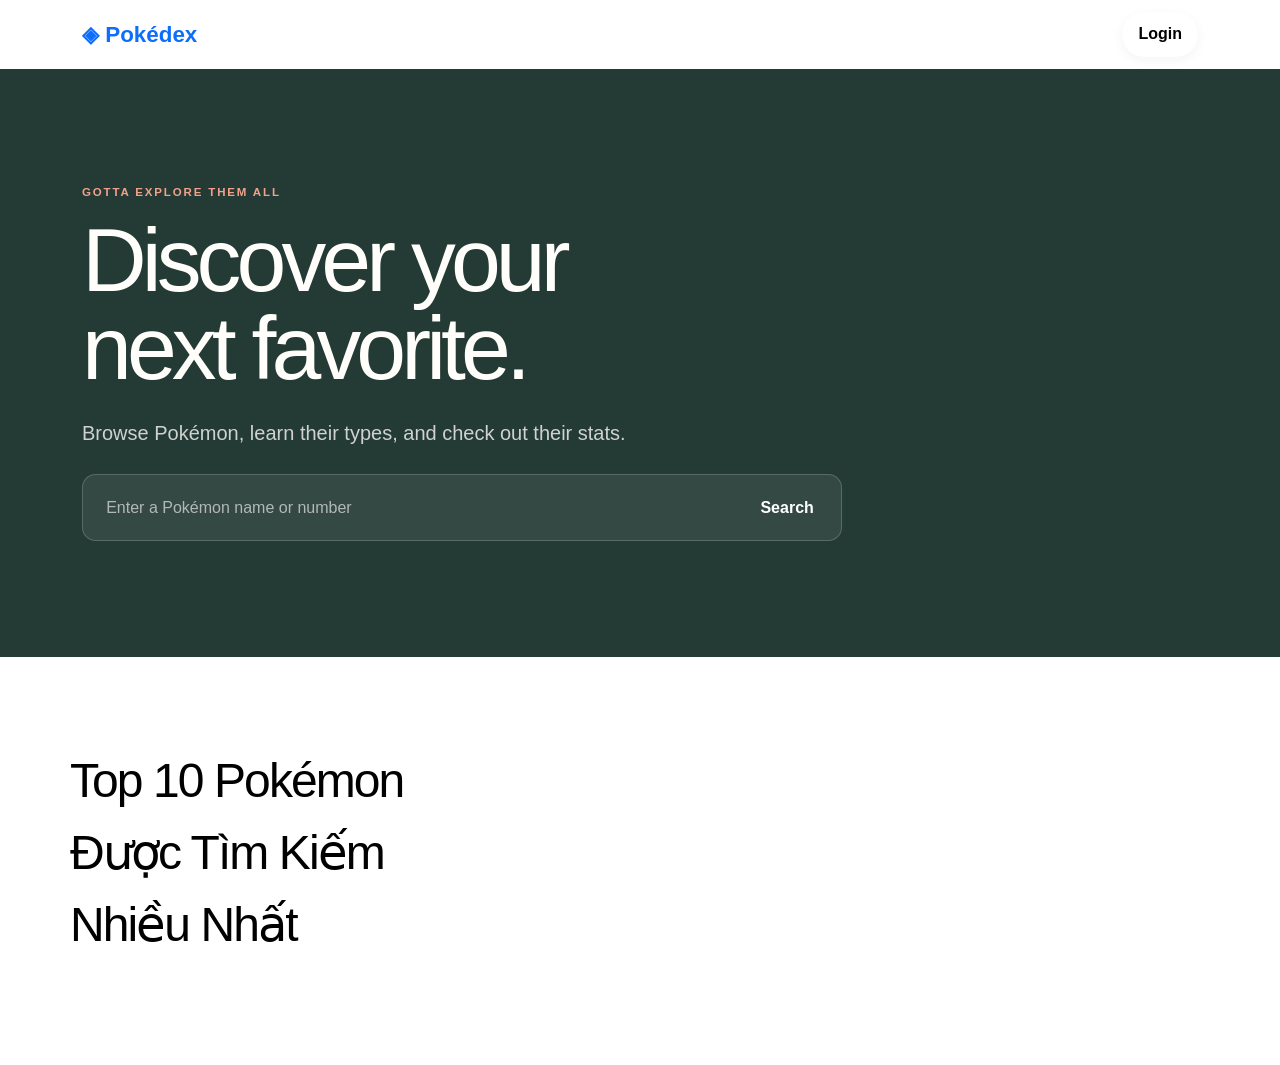
<file: index.html>
<!doctype html>
<html lang="vi">

<head>
    <meta charset="utf-8">
    <meta name="viewport" content="width=device-width, initial-scale=1">
    <meta name="description"
        content="Explore Pokémon, their types, and stats in an interactive Pokédex powered by PokéAPI.">
    <title>Pokédex</title>
    <link href="https://cdn.jsdelivr.net/npm/bootstrap@5.3.8/dist/css/bootstrap.min.css" rel="stylesheet">
    <link rel="stylesheet" href="./static/main.css">
    <script src="./static/js/main.js" defer></script>
</head>

<body>
    <nav class="navbar site-nav">
        <div class="container py-1">
            <a class="brand-link" href="#" aria-label="Pokédex home">
                <span class="brand-mark" aria-hidden="true">◈ Pokédex</span>
            </a>
            <div class="auth-nav" id="auth-nav">
                <a class="auth-nav-cta" href="./login.html">Login</a>
            </div>
        </div>
    </nav>

    <header class="hero">
        <div class="container">
            <p class="eyebrow mb-3">Gotta explore them all</p>
            <h1 class="mb-4">Discover your<br>next favorite.</h1>
            <p class="hero-copy fs-5 mb-4">Browse Pokémon, learn their types, and check out their stats.</p>
            <form id="search-form" class="search-box d-flex" role="search">
                <label class="visually-hidden" for="pokemonSearch">Search Pokémon by name or Pokédex number</label>
                <input class="form-control" type="text" id="pokemonSearch"
                    placeholder="Enter a Pokémon name or number">
                <button class="btn btn-gallery" id="search" type="submit">Search</button>
            </form>
        </div>
    </header>
    <main class="container collection-section">
        <div class="row align-items-start g-4">
            <div class="col-12 col-md-4" aria-labelledby="popular-heading">
                <p id="popular-heading" class="section-title">Top 10 Pokémon được tìm kiếm nhiều nhất</p>
                <ol id="popular-pokemon" class="popular-pokemon-list" aria-live="polite"></ol>
            </div>
            <div class="col-12 col-md-8" aria-label="Kết quả tìm kiếm">
                <div id="pokemon-result" class="row" aria-live="polite"></div>
            </div>
        </div>
    </main>
</body>

</html>
</file>
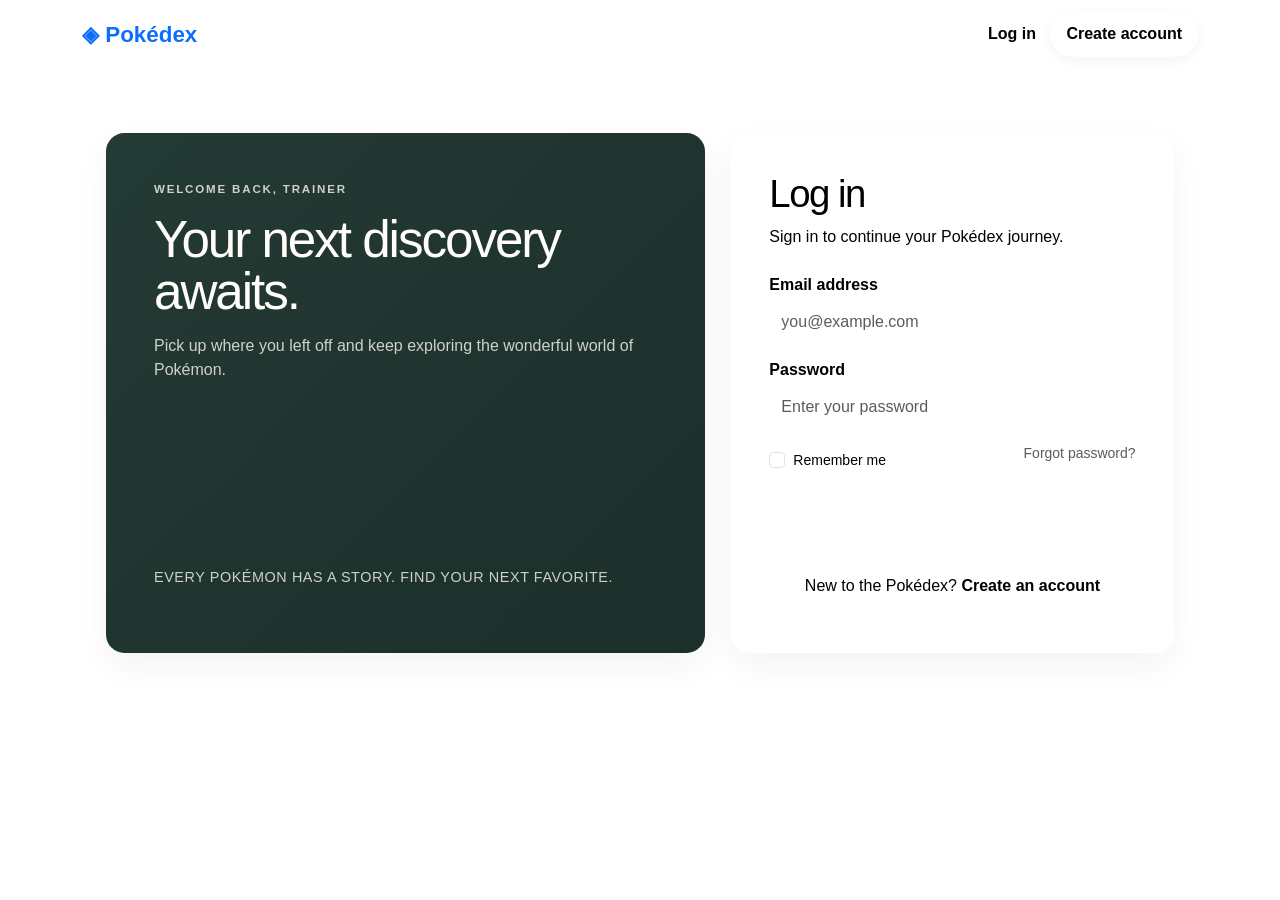
<file: login.html>
<!doctype html>
<html lang="en">

<head>
    <meta charset="utf-8">
    <meta name="viewport" content="width=device-width, initial-scale=1">
    <meta name="description" content="Log in to your Pokédex account.">
    <title>Log in | Pokédex</title>
    <link href="https://cdn.jsdelivr.net/npm/bootstrap@5.3.8/dist/css/bootstrap.min.css" rel="stylesheet">
    <link rel="stylesheet" href="./static/main.css">
    <script src="./static/js/login.js" defer></script>
</head>

<body>
    <nav class="navbar site-nav">
        <div class="container py-1">
            <a class="brand-link" href="./index.html" aria-label="Pokédex home">
                <span class="brand-mark" aria-hidden="true">◈ Pokédex</span>
            </a>
            <div class="auth-nav">
                <a href="./login.html" aria-current="page">Log in</a>
                <a class="auth-nav-cta" href="./register.html">Create account</a>
            </div>
        </div>
    </nav>

    <main class="auth-page">
        <div class="auth-layout">
            <aside class="auth-aside">
                <div>
                    <p class="eyebrow mb-3">Welcome back, Trainer</p>
                    <h1>Your next discovery awaits.</h1>
                    <p>Pick up where you left off and keep exploring the wonderful world of Pokémon.</p>
                </div>
                <p class="auth-aside-note">Every Pokémon has a story. Find your next favorite.</p>
            </aside>

            <section class="auth-form-panel" aria-labelledby="login-title">
                <h2 id="login-title">Log in</h2>
                <p class="auth-intro">Sign in to continue your Pokédex journey.</p>
                <form class="auth-form" id="myForm">
                    <div>
                        <label class="form-label" for="login-email">Email address</label>
                        <input class="form-control" type="email" id="login-email" name="email" autocomplete="email" placeholder="you@example.com" required>
                    </div>
                    <div>
                        <label class="form-label" for="login-password">Password</label>
                        <input class="form-control" type="password" id="login-password" name="password" autocomplete="current-password" placeholder="Enter your password" required>
                    </div>
                    <div class="d-flex align-items-center justify-content-between gap-3">
                        <div class="form-check">
                            <input class="form-check-input" type="checkbox" id="remember-me" name="remember">
                            <label class="form-check-label small" for="remember-me">Remember me</label>
                        </div>
                        <p class="small text-muted">Forgot password?</p>
                    </div>
                    <button class="btn auth-submit" type="submit">Log in</button>
                    <p class="auth-form-status" role="status" hidden></p>
                </form>
                <p class="auth-switch">New to the Pokédex? <a href="./register.html">Create an account</a></p>
            </section>
        </div>
    </main>
</body>
</html>
</file>
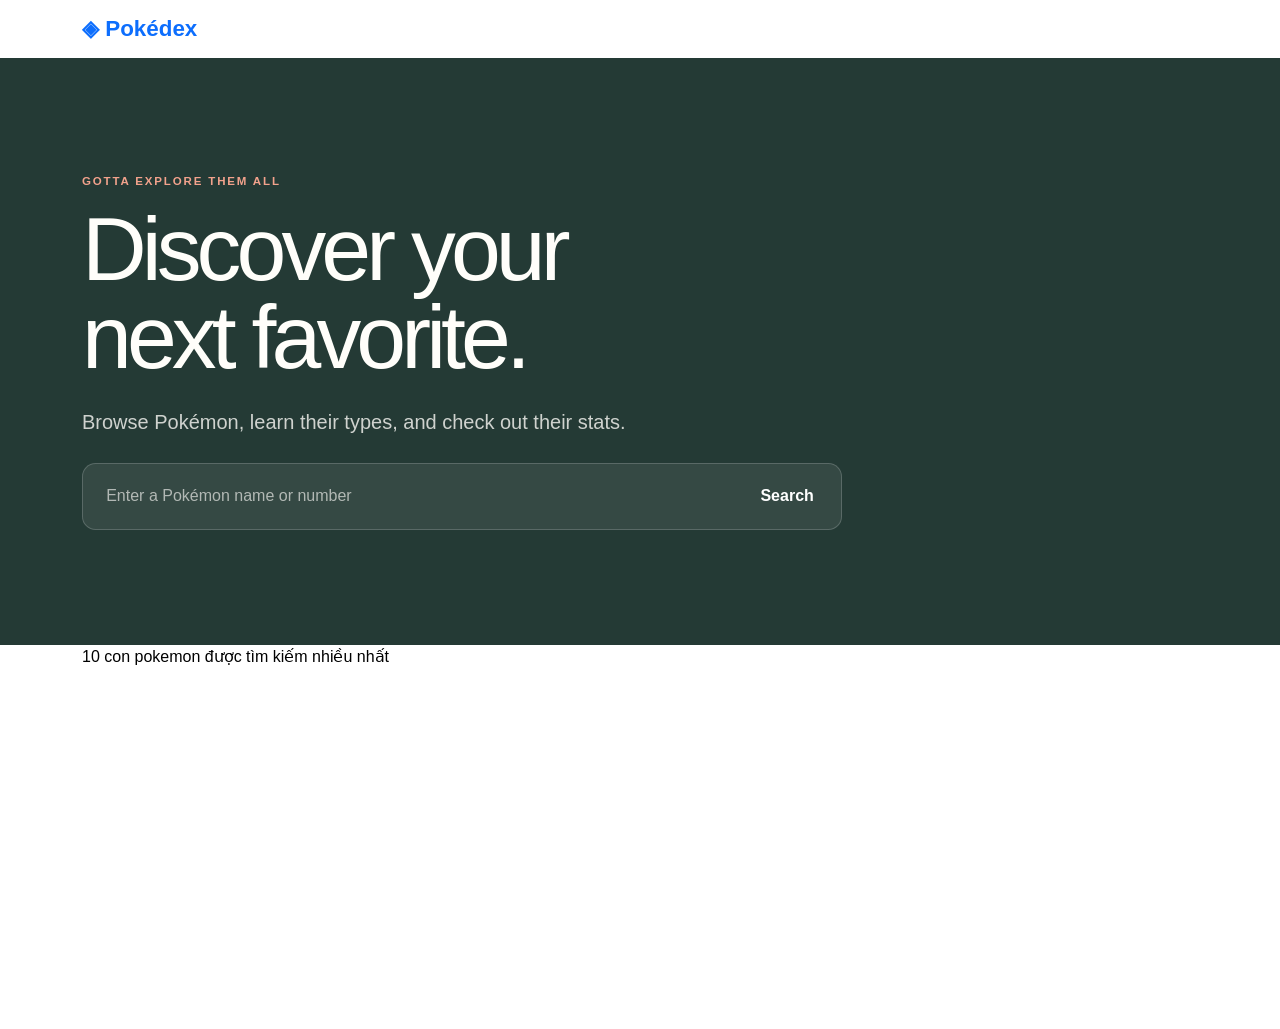
<file: main.html>
<!doctype html>
<html lang="en">

<head>
    <meta charset="utf-8">
    <meta name="viewport" content="width=device-width, initial-scale=1">
    <meta name="description"
        content="Explore Pokémon, their types, and stats in an interactive Pokédex powered by PokéAPI.">
    <title>Pokédex</title>
    <link href="https://cdn.jsdelivr.net/npm/bootstrap@5.3.8/dist/css/bootstrap.min.css" rel="stylesheet">
    <link rel="stylesheet" href="./static/main.css">
    <script src="./static/js/main.js" defer></script>
</head>

<body>
    <nav class="navbar site-nav">
        <div class="container py-1">
            <a class="brand-link" href="#" aria-label="Pokédex home">
                <span class="brand-mark" aria-hidden="true">◈ Pokédex</span>
            </a>
        </div>
    </nav>

    <header class="hero">
        <div class="container">
            <p class="eyebrow mb-3">Gotta explore them all</p>
            <h1 class="mb-4">Discover your<br>next favorite.</h1>
            <p class="hero-copy fs-5 mb-4">Browse Pokémon, learn their types, and check out their stats.</p>
            <form id="search-form" class="search-box d-flex" role="search">
                <label class="visually-hidden" for="pokemonSearch">Search Pokémon by name or Pokédex number</label>
                <input class="form-control" type="text" id="pokemonSearch" list="pokemon-history"
                    placeholder="Enter a Pokémon name or number">
                <datalist id="pokemon-history"></datalist>
                <button class="btn btn-gallery" id="search" type="submit">Search</button>
            </form>
        </div>
    </header>
    <div class="container text-center">
        <div class="row align-items-start">
            <div class="col" style="text-align: left;">
                <p>10 con pokemon được tìm kiếm nhiều nhất</p>
            </div>
            <div class="col">
                <main class="collection-section" style="text-align: left;">
                    <div class="container">
                        <div id="pokemon-result" class="row" aria-live="polite"></div>
                    </div>
                </main>
            </div>
        </div>

</body>

</html>
</file>
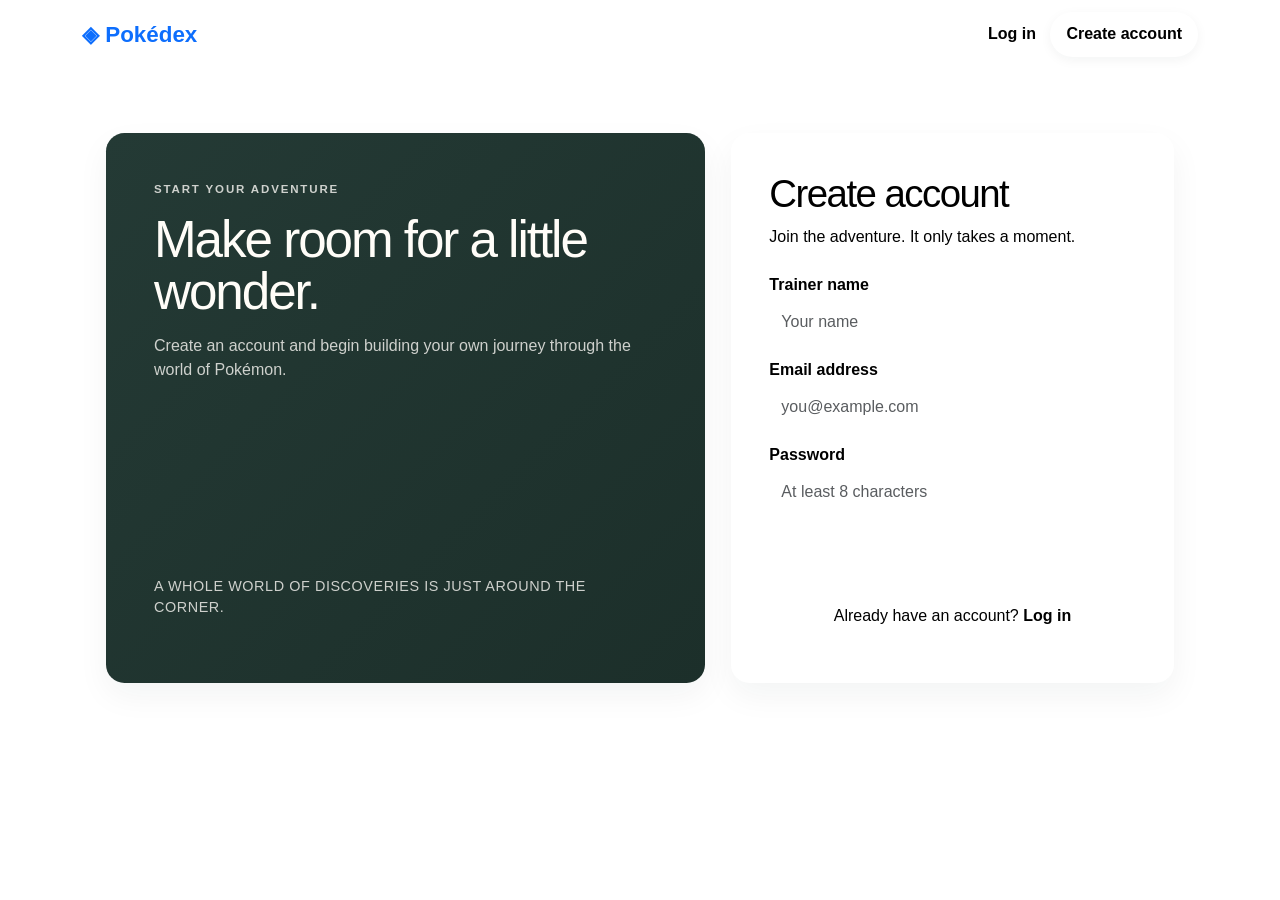
<file: register.html>
<!doctype html>
<html lang="en">

<head>
    <meta charset="utf-8">
    <meta name="viewport" content="width=device-width, initial-scale=1">
    <meta name="description" content="Create your Pokédex account and start exploring Pokémon.">
    <title>Create account | Pokédex</title>
    <link href="https://cdn.jsdelivr.net/npm/bootstrap@5.3.8/dist/css/bootstrap.min.css" rel="stylesheet">
    <link rel="stylesheet" href="./static/main.css">
    <script src="./static/js/register.js"></script>
</head>

<body>
    <nav class="navbar site-nav">
        <div class="container py-1">
            <a class="brand-link" href="./index.html" aria-label="Pokédex home">
                <span class="brand-mark" aria-hidden="true">◈ Pokédex</span>
            </a>
            <div class="auth-nav">
                <a href="./login.html">Log in</a>
                <a class="auth-nav-cta" href="./register.html" aria-current="page">Create account</a>
            </div>
        </div>
    </nav>

    <main class="auth-page">
        <div class="auth-layout">
            <aside class="auth-aside">
                <div>
                    <p class="eyebrow mb-3">Start your adventure</p>
                    <h1>Make room for a little wonder.</h1>
                    <p>Create an account and begin building your own journey through the world of Pokémon.</p>
                </div>
                <p class="auth-aside-note">A whole world of discoveries is just around the corner.</p>
            </aside>

            <section class="auth-form-panel" aria-labelledby="register-title">
                <h2 id="register-title">Create account</h2>
                <p class="auth-intro">Join the adventure. It only takes a moment.</p>
                <form class="auth-form" id="registerForm">
                    <div>
                        <label class="form-label" for="register-name">Trainer name</label>
                        <input class="form-control" type="text" id="register-name" name="name" autocomplete="name" placeholder="Your name" required>
                    </div>
                    <div>
                        <label class="form-label" for="register-email">Email address</label>
                        <input class="form-control" type="email" id="register-email" name="email" autocomplete="email" placeholder="you@example.com" required>
                    </div>
                    <div>
                        <label class="form-label" for="register-password">Password</label>
                        <input class="form-control" type="password" id="register-password" name="password" autocomplete="new-password" placeholder="At least 8 characters" minlength="8" required>
                    </div>
                    <button class="btn auth-submit" type="submit">Create account</button>
                    <p class="auth-form-status" role="status" hidden></p>
                </form>
                <p class="auth-switch">Already have an account? <a href="./login.html">Log in</a></p>
            </section>
        </div>
    </main>
</body>
</html>
</file>
<file: static/main.css>
body {
    background: var(--paper);
    color: var(--ink);
    font-family: "Segoe UI", Arial, sans-serif;
}

.site-nav {
    background: var(--paper);
    border-bottom: 1px solid var(--line);
}

.site-nav .container,
.navbar .container {
    display: flex;
    align-items: center;
    justify-content: space-between;
    gap: 1rem;
}

.brand-link {
    text-decoration: none;
}

.auth-nav {
    display: flex;
    align-items: center;
    gap: 0.9rem;
    margin-left: auto;
}

.auth-nav a,
.auth-nav button {
    color: var(--ink);
    font: inherit;
    font-weight: 600;
    text-decoration: none;
    cursor: pointer;
}

.auth-nav-cta {
    padding: 0.65rem 1rem;
    border: 1px solid var(--line);
    border-radius: 999px;
    background: var(--surface);
    box-shadow: 0 0.2rem 0.7rem rgb(29 43 39 / 5%);
}

.brand-mark {
    margin: 0;
    color: var(--accent);
    font-size: 1.4rem;
    font-weight: 700;
}

.hero {
    overflow: hidden;
    padding: clamp(4rem, 9vw, 7.5rem) 0;
    background: #243a35;
    color: #fffefa;
}

.hero .eyebrow {
    color: #f2a28c;
}

.hero h1 {
    max-width: 720px;
    font-family: var(--display-font);
    font-size: clamp(3rem, 7vw, 5.8rem);
    font-weight: 400;
    letter-spacing: -0.055em;
    line-height: 0.98;
}

.eyebrow {
    color: var(--accent);
    font-size: 0.72rem;
    font-weight: 700;
    letter-spacing: 0.16em;
    text-transform: uppercase;
}

.hero-copy {
    max-width: 560px;
    color: rgb(255 254 250 / 78%);
    line-height: 1.65;
}

.search-box {
    max-width: 760px;
    gap: 0.65rem;
    padding: 0.45rem;
    border: 1px solid rgb(255 255 255 / 18%);
    border-radius: 0.85rem;
    background: rgb(255 255 255 / 8%);
}

.search-box .form-control {
    min-width: 0;
    padding: 0.85rem 1rem;
    border: 0;
    background: transparent;
    color: #fffefa;
    box-shadow: none;
}

.search-box .form-control::placeholder {
    color: rgb(255 254 250 / 62%);
}

.btn-gallery {
    padding: 0.8rem 1.25rem;
    border: 0;
    background: var(--accent);
    color: #fff;
    font-weight: 650;
    white-space: nowrap;
    transition: background-color 160ms ease, transform 160ms ease;
}

.btn-gallery:hover {
    transform: translateY(-1px);
    background: #ad402d;
    color: #fff;
}

.collection-section {
    min-height: 24rem;
    padding: clamp(3rem, 7vw, 5.5rem) 0;
}

.collection-heading {
    display: flex;
    align-items: end;
    justify-content: space-between;
    gap: 1rem;
    margin-bottom: 1rem;
}

.section-title {
    font-family: var(--display-font);
    font-size: clamp(2rem, 4vw, 3rem);
    font-weight: 400;
    letter-spacing: -0.04em;
    text-transform: capitalize;
}

.filter-label {
    display: grid;
    gap: 0.35rem;
    color: var(--muted);
    font-size: 0.85rem;
}

.filter-label .form-select {
    min-width: 10rem;
    border-color: var(--line);
    border-radius: 0.65rem;
    background-color: var(--surface);
}

.results-summary {
    min-height: 1.5rem;
    margin: 1.5rem 0 0.5rem;
    color: var(--muted);
    font-size: 0.9rem;
}

#artworks > * {
    min-width: 0;
}

.pokemon-card {
    height: 100%;
    overflow: hidden;
    border: 1px solid var(--line);
    border-radius: 0.85rem;
    background: var(--surface);
    box-shadow: 0 0.35rem 1.2rem rgb(32 35 31 / 4%);
    transition: box-shadow 180ms ease, transform 180ms ease;
}

.pokemon-card:hover {
    transform: translateY(-3px);
    box-shadow: 0 0.75rem 1.8rem rgb(32 35 31 / 10%);
}

.pokemon-image {
    width: 100%;
    aspect-ratio: 4 / 3;
    object-fit: contain;
    padding: 1rem;
    background: #f0eee7;
}

.pokemon-card .card-body {
    padding: 1.1rem;
}

.pokemon-number {
    margin-bottom: 0.25rem;
    color: var(--muted);
    font-size: 0.8rem;
    font-weight: 700;
    letter-spacing: 0.06em;
}

.pokemon-card .card-title {
    margin-bottom: 0.8rem;
    font-family: var(--display-font);
    font-size: 1.4rem;
    text-transform: capitalize;
}

.type-list {
    display: flex;
    flex-wrap: wrap;
    gap: 0.4rem;
}

.type-badge {
    padding: 0.22rem 0.65rem;
    border-radius: 999px;
    background: #e9e5d9;
    color: #353a34;
    font-size: 0.74rem;
    font-weight: 700;
    text-transform: capitalize;
}

.type-fire { background: #f8d9cb; color: #8e321d; }
.type-water { background: #d7e7fa; color: #245482; }
.type-grass { background: #dcebd4; color: #3a652e; }
.type-electric { background: #f8edbf; color: #79600a; }
.type-ice { background: #d6f0ee; color: #246560; }
.type-fighting { background: #f2d5d4; color: #7e2825; }
.type-poison { background: #ead9f2; color: #643879; }
.type-ground { background: #efe1c5; color: #715229; }
.type-flying { background: #e1def5; color: #514884; }
.type-psychic { background: #f6d8e5; color: #8b365b; }
.type-bug { background: #e7edc9; color: #56641f; }
.type-rock { background: #e8dfc7; color: #665734; }
.type-ghost { background: #dcd9ee; color: #4a426f; }
.type-dragon { background: #d9e0f6; color: #394b83; }
.type-dark { background: #dfd9d5; color: #473c37; }
.type-steel { background: #dce3e5; color: #45575c; }
.type-fairy { background: #f5dce7; color: #874a65; }

.pokemon-stats {
    margin: 1rem 0 0;
    color: var(--muted);
    font-size: 0.82rem;
}

.auth-page {
    padding: clamp(2.5rem, 5vw, 4rem) 0 4.5rem;
}

.auth-layout {
    display: grid;
    grid-template-columns: 1.15fr 0.85fr;
    gap: 1.6rem;
    max-width: 1100px;
    margin: 0 auto;
    padding: 0 1rem;
}

.auth-aside,
.auth-form-panel {
    border: 1px solid var(--line);
    border-radius: 1.15rem;
    background: var(--surface);
    box-shadow: 0 0.8rem 2rem rgb(29 43 39 / 5%);
}

.auth-aside {
    display: flex;
    flex-direction: column;
    justify-content: space-between;
    padding: clamp(2rem, 4vw, 3rem);
    background: linear-gradient(135deg, #243a35 0%, #1c2f2a 100%);
    color: #fffdf8;
}

.auth-aside h1 {
    margin-bottom: 1rem;
    font-family: var(--display-font);
    font-size: clamp(2.2rem, 4vw, 3.5rem);
    font-weight: 400;
    letter-spacing: -0.04em;
    line-height: 1.02;
}

.auth-aside p,
.auth-aside .eyebrow {
    color: rgba(255, 253, 248, 0.78);
}

.auth-aside-note {
    margin-top: 2rem;
    font-size: 0.9rem;
    letter-spacing: 0.04em;
    text-transform: uppercase;
    color: #f2a28c;
}

.auth-form-panel {
    padding: clamp(1.8rem, 3vw, 2.5rem);
}

.auth-form-panel h2 {
    margin-bottom: 0.5rem;
    font-family: var(--display-font);
    font-size: clamp(2rem, 3vw, 2.6rem);
    font-weight: 400;
    letter-spacing: -0.04em;
}

.auth-intro,
.auth-switch,
.auth-form-status {
    color: var(--muted);
}

.auth-form {
    display: grid;
    gap: 1.1rem;
    margin-top: 1.5rem;
}

.auth-form .form-label {
    margin-bottom: 0.45rem;
    color: var(--ink);
    font-weight: 600;
}

.auth-form .form-control {
    border: 1px solid var(--line);
    border-radius: 0.8rem;
    background: #fff;
    color: var(--ink);
    box-shadow: none;
}

.auth-form .form-control:focus {
    border-color: rgba(216, 109, 77, 0.7);
    box-shadow: 0 0 0 0.2rem rgba(216, 109, 77, 0.14);
}

.auth-submit {
    width: 100%;
    margin-top: 0.5rem;
    padding: 0.8rem 1.1rem;
    border: 0;
    border-radius: 0.8rem;
    background: var(--accent);
    color: #fff;
    font-weight: 700;
    transition: background-color 180ms ease, transform 180ms ease;
}

.auth-submit:hover {
    background: var(--accent-deep);
    transform: translateY(-1px);
}

.auth-form-status {
    margin: 0.25rem 0 0;
    font-size: 0.95rem;
}

.auth-switch {
    margin-top: 1.2rem;
    text-align: center;
}

.auth-switch a {
    color: var(--accent);
    font-weight: 700;
    text-decoration: none;
}

@media (max-width: 767.98px) {
    .auth-layout {
        grid-template-columns: 1fr;
    }

    .auth-nav {
        gap: 0.5rem;
        font-size: 0.9rem;
    }
}

@media (max-width: 575.98px) {
    .search-box {
        flex-direction: column;
    }

    .search-box .btn-gallery {
        width: 100%;
    }

    .collection-heading {
        align-items: start;
        flex-direction: column;
    }
}

@media (prefers-reduced-motion: reduce) {
    *,
    *::before,
    *::after {
        scroll-behavior: auto !important;
        transition-duration: 0.01ms !important;
    }
}
</file>
